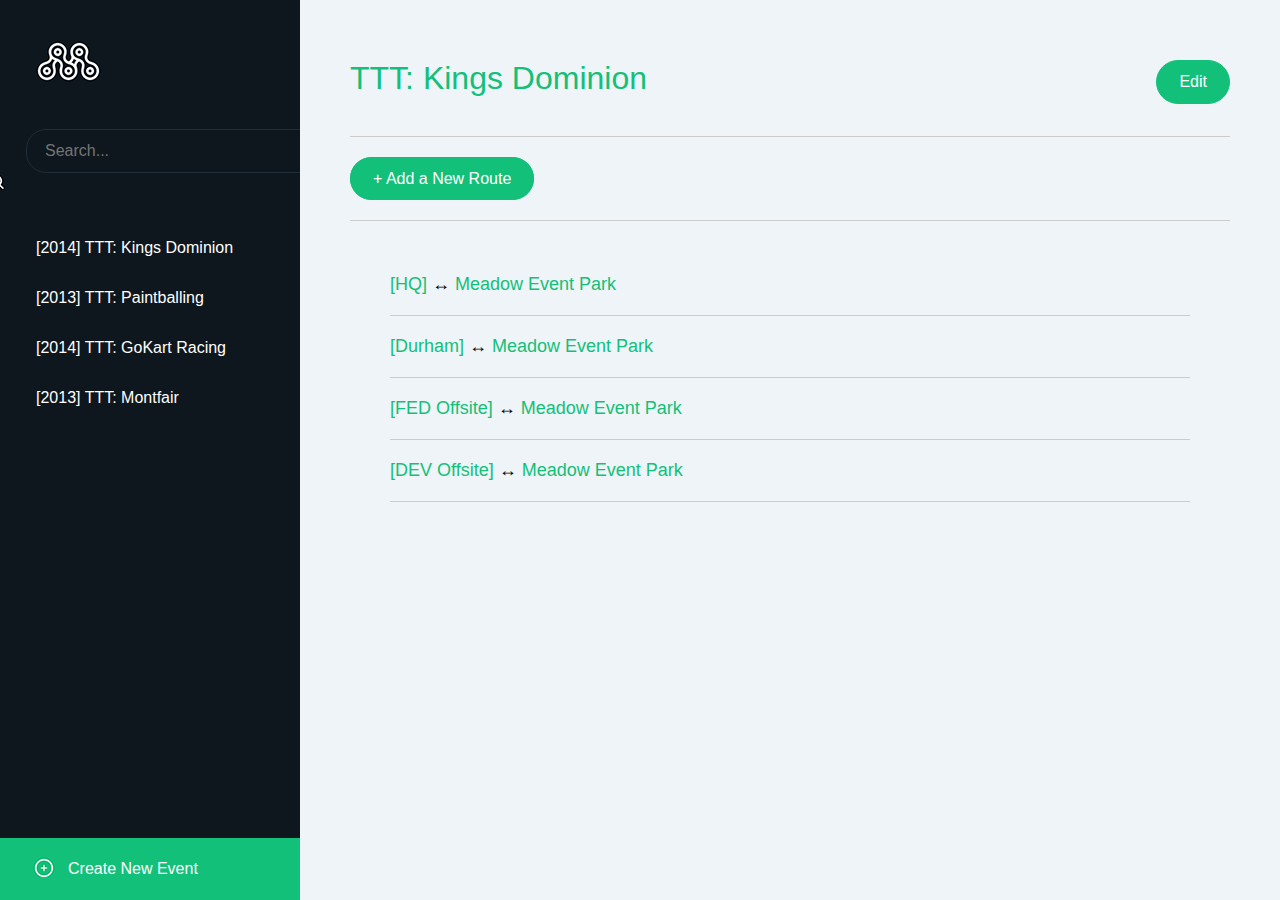
<file: index.html>
<!doctype html>
<html class="no-js" lang="">
  <head>
    <meta charset="utf-8">
    <meta http-equiv="X-UA-Compatible" content="IE=edge,chrome=1">
    <title></title>
    <meta name="description" content="">
    <meta name="viewport" content="width=device-width, initial-scale=1">
    <link rel="apple-touch-icon" href="apple-touch-icon.png">

    <link rel="stylesheet" href="css/normalize.min.css">
    <link rel="stylesheet" href="css/main.css">

    <script src="js/vendor/modernizr-2.8.3.min.js"></script>
  </head>
  <body>
    <!--[if lt IE 8]>
      <p class="browserupgrade">You are using an <strong>outdated</strong> browser. Please <a href="http://browsehappy.com/">upgrade your browser</a> to improve your experience.</p>
    <![endif]-->

    <div class="main">
      <div class="sidebar">
        <div class="logo-motorpool">
          <p class="logo-title visuallyhidden">Motorpool</p>
        </div>

        <form class="search-form">
          <input type="text" size=26 placeholder= "Search..."/>

          <button type="submit">
            <span class="visuallyhidden">Submit</span>
          </button>
        </form>

        <ul class="events">
          <li class="event">
            <a href="#TODO">[2014] TTT: Kings Dominion</a>
          </li>
          <li class="event">
            <a href="#TODO">[2013] TTT: Paintballing</a>
          </li>
          <li class="event">
            <a href="#TODO">[2014] TTT: GoKart Racing</a>
          </li>
          <li class="event">
            <a href="#TODO">[2013] TTT: Montfair</a>
          </li>
        </ul>

        <div class="sidebar-actions">
          <a href="#TODO" class="new-event">
            <span class="add-icon">Create New Event</span>
          </a>
        </div>
      </div>

      <div class="content">
        <div class="content-heading">
          <div class="heading-title">TTT: Kings Dominion</div>
          <a href="#TODO" class="btn btn-primary">Edit</a>
        </div>

        <hr>

        <a href="#TODO" class="btn btn-primary">+ Add a New Route</a>

        <hr>

        <ul class="routes">
          <li class="route">
            <a href="#TODO">[HQ] <span class="black">&harr;</span> Meadow Event Park</a>
          </li>
          <li class="route">
            <a href="#TODO">[Durham] <span class="black">&harr;</span> Meadow Event Park</a>
          </li>
          <li class="route">
            <a href="#TODO">[FED Offsite] <span class="black">&harr;</span> Meadow Event Park</a>
          </li>
          <li class="route">
            <a href="#TODO">[DEV Offsite] <span class="black">&harr;</span> Meadow Event Park</a>
          </li>
        </ul>
      </div>
    </div>

    <script src="//ajax.googleapis.com/ajax/libs/jquery/1.11.2/jquery.min.js"></script>
    <script>window.jQuery || document.write('<script src="js/vendor/jquery-1.11.2.min.js"><\/script>')</script>

    <script src="js/plugins.js"></script>
    <script src="js/main.js"></script>
  </body>
</html>
</file>
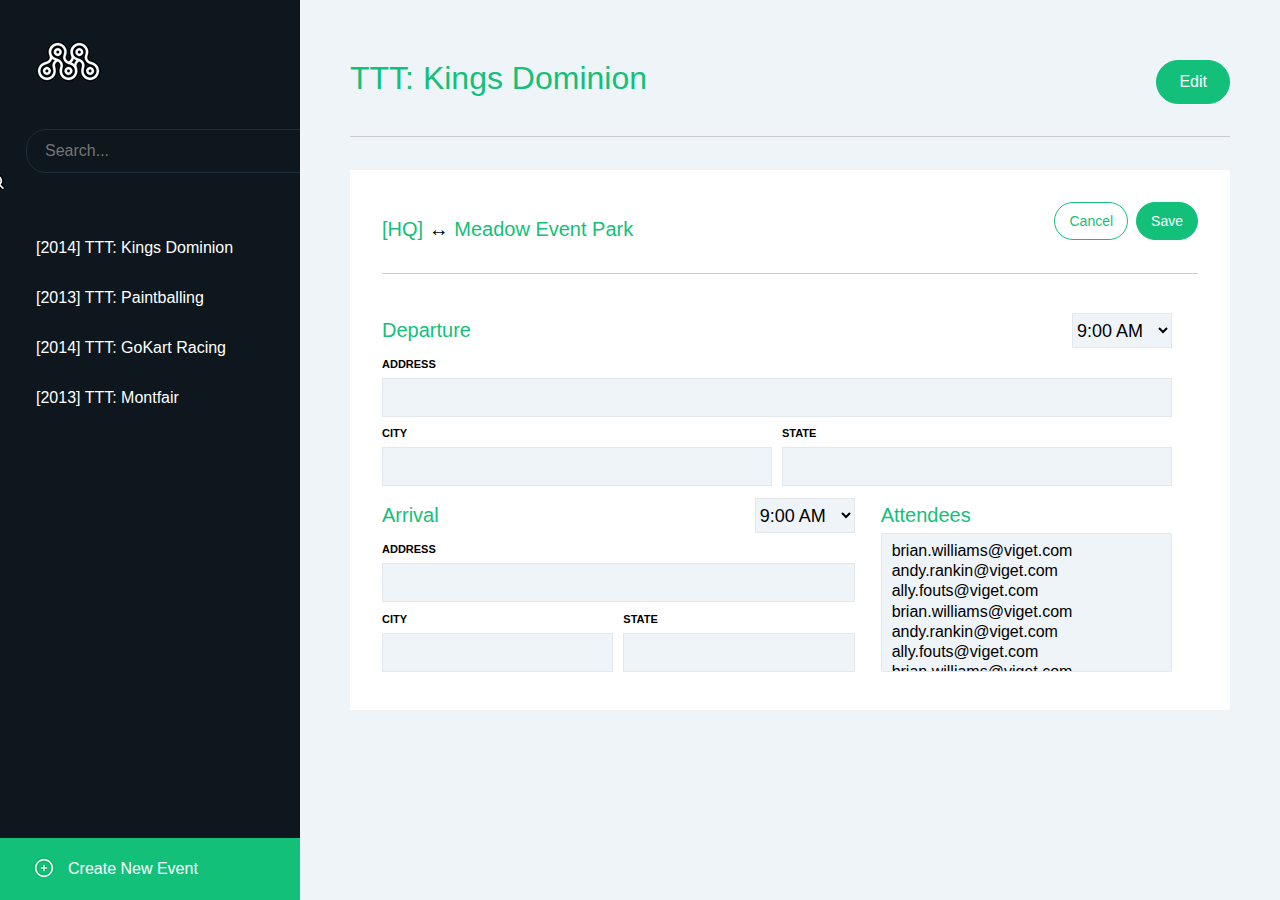
<file: comp2.html>
<!doctype html>
<html class="no-js" lang="">
  <head>
    <meta charset="utf-8">
    <meta http-equiv="X-UA-Compatible" content="IE=edge,chrome=1">
    <title></title>
    <meta name="description" content="">
    <meta name="viewport" content="width=device-width, initial-scale=1">
    <link rel="apple-touch-icon" href="apple-touch-icon.png">

    <link rel="stylesheet" href="css/normalize.min.css">
    <link rel="stylesheet" href="css/main.css">

    <script src="js/vendor/modernizr-2.8.3.min.js"></script>
  </head>
  <body>
    <!--[if lt IE 8]>
      <p class="browserupgrade">You are using an <strong>outdated</strong> browser. Please <a href="http://browsehappy.com/">upgrade your browser</a> to improve your experience.</p>
    <![endif]-->

    <div class="main">
      <div class="sidebar">
        <div class="logo-motorpool">
          <p class="logo-title visuallyhidden">Motorpool</p>
        </div>

        <form class="search-form">
          <input type="text" size=26 placeholder= "Search..."/>

          <button type="submit">
            <span class="visuallyhidden">Submit</span>
          </button>
        </form>

        <ul class="events">
          <li class="event">
            <a href="#TODO">[2014] TTT: Kings Dominion</a>
          </li>
          <li class="event">
            <a href="#TODO">[2013] TTT: Paintballing</a>
          </li>
          <li class="event">
            <a href="#TODO">[2014] TTT: GoKart Racing</a>
          </li>
          <li class="event">
            <a href="#TODO">[2013] TTT: Montfair</a>
          </li>
        </ul>

        <div class="sidebar-actions">
          <a href="#TODO" class="new-event">
            <span class="add-icon">Create New Event</span>
          </a>
        </div>
      </div>

      <div class="content">
        <div class="content-heading">
          <div class="heading-title">TTT: Kings Dominion</div>
          <a href="#TODO" class="btn btn-primary">Edit</a>
        </div>

        <hr>

        <form class="route-form">
          <div class="route-form-header">
            <div class="route-form-title">
              [HQ] <span class="black">&harr;</span> Meadow Event Park
            </div>

            <ul class="route-form-actions">
              <li class="route-form-action">
                <a href="#TODO" class="btn-link btn-small btn-secondary">Cancel</a>
              </li>
              <li class="route-form-action">
                <button type="submit" class="btn-small btn-primary">Save</button>
              </li>
            </ul>
          </div>

          <hr>

          <div class="route-form-fields">
            <fieldset>
              <div class="field-row">
                <label for="route_departure_time" class="label-primary">Departure</label>
                <select id="route_departure_time" class="time-picker">
                  <option>9:00 AM</option>
                  <option>10:00 AM</option>
                  <option>11:00 AM</option>
                  <option>12:00 PM</option>
                  <option>1:00 PM</option>
                  <option>2:00 PM</option>
                  <option>3:00 PM</option>
                  <option>4:00 PM</option>
                  <option>5:00 PM</option>
                </select>
              </div>

              <div class="field-column">
                <label for="route_departure_address">address</label>
                <input type="text" id="route_departure_address"/>
              </div>

              <div class="field-row">
                <div class="field-column">
                  <label for="route_departure_city">city</label>
                  <input type="text" id="route_departure_city" size="14"/>
                </div>

                <div class="field-column-right">
                  <label for="route_departure_state">state</label>
                  <input type="text" id="route_departure_state" size="14"/>
                </div>
              </div>
            </fieldset>

            <fieldset>
              <div class="field-row">
                <label for="route_arrival_time" class="label-primary">Arrival</label>
                <select id="route_arrival_time" class="time-picker">
                  <option>9:00 AM</option>
                  <option>10:00 AM</option>
                  <option>11:00 AM</option>
                  <option>12:00 PM</option>
                  <option>1:00 PM</option>
                  <option>2:00 PM</option>
                  <option>3:00 PM</option>
                  <option>4:00 PM</option>
                  <option>5:00 PM</option>
                </select>
              </div>

              <div class="field-column">
                <label for="route_arrival_address">address</label>
                <input type="text" id="route_arrival_address"/>
              </div>

              <div class="field-row">
                <div class="field-column">
                  <label for="route_arrival_city">city</label>
                  <input type="text" id="route_arrival_city" size="14"/>
                </div>

                <div class="field-column-right">
                  <label for="route_arrival_state">state</label>
                  <input type="text" id="route_arrival_state" size="14"/>
                </div>
              </div>
            </fieldset>

            <fieldset>
              <label for="route_attendees" class="label-primary">Attendees</label>
              <select id="route_attendees" multiple=true size="6">
                <option>brian.williams@viget.com</option>
                <option>andy.rankin@viget.com</option>
                <option>ally.fouts@viget.com</option>
                <option>brian.williams@viget.com</option>
                <option>andy.rankin@viget.com</option>
                <option>ally.fouts@viget.com</option>
                <option>brian.williams@viget.com</option>
                <option>andy.rankin@viget.com</option>
                <option>ally.fouts@viget.com</option>
                <option>brian.williams@viget.com</option>
                <option>andy.rankin@viget.com</option>
                <option>ally.fouts@viget.com</option>
              </select>
            </fieldset>
          </div>
        </form>
      </div>
    </div>

    <script src="//ajax.googleapis.com/ajax/libs/jquery/1.11.2/jquery.min.js"></script>
    <script>window.jQuery || document.write('<script src="js/vendor/jquery-1.11.2.min.js"><\/script>')</script>

    <script src="js/plugins.js"></script>
    <script src="js/main.js"></script>
  </body>
</html>
</file>
<file: css/main.css>
/* line 1, ../sass/_base.scss */
a {
  text-decoration: none; }

/* line 5, ../sass/_base.scss */
body {
  height: 100%;
  width: 100%; }

/* line 10, ../sass/_base.scss */
fieldset {
  border: 0;
  margin: 0;
  padding: 0; }

/* line 16, ../sass/_base.scss */
html {
  color: #222;
  font-size: 1em;
  height: 100%;
  line-height: 1.4; }

/* line 23, ../sass/_base.scss */
hr {
  border: 0;
  border-top: 1px solid #ccc;
  display: block;
  height: 1px;
  margin: 32px 0;
  padding: 0; }

/* line 32, ../sass/_base.scss */
textarea {
  resize: vertical; }

/* line 36, ../sass/_base.scss */
ul {
  list-style-type: none;
  padding: 0; }

/* line 41, ../sass/_base.scss */
audio, canvas, iframe, img, svg, video {
  vertical-align: middle; }

/* line 50, ../sass/_base.scss */
::-moz-selection {
  background: #b3d4fc;
  text-shadow: none; }

/* line 55, ../sass/_base.scss */
::selection {
  background: #b3d4fc;
  text-shadow: none; }

/* line 60, ../sass/_base.scss */
.browserupgrade {
  background: #ccc;
  color: #000;
  margin: 0.2em 0;
  padding: 0.2em 0; }

/* line 1, ../sass/_util.scss */
.black {
  color: #000; }

/* line 5, ../sass/_util.scss */
.clearfix:before, .clearfix:after {
  content: " ";
  display: table; }

/* line 11, ../sass/_util.scss */
.clearfix:after {
  clear: both; }

/* line 15, ../sass/_util.scss */
.clearfix {
  *zoom: 1; }

/* line 19, ../sass/_util.scss */
.hidden {
  display: none !important;
  visibility: hidden; }

/* line 24, ../sass/_util.scss */
.invisible {
  visibility: hidden; }

/* line 28, ../sass/_util.scss */
.visuallyhidden {
  border: 0;
  clip: rect(0 0 0 0);
  height: 1px;
  margin: -1px;
  overflow: hidden;
  padding: 0;
  position: absolute;
  width: 1px; }

/* line 39, ../sass/_util.scss */
.visuallyhidden.focusable:active, .visuallyhidden.focusable:focus {
  clip: auto;
  height: auto;
  margin: 0;
  overflow: visible;
  position: static;
  width: auto; }

/* line 1, ../sass/_buttons.scss */
.btn {
  border-radius: 22px;
  padding: 12px 22px; }

/* line 6, ../sass/_buttons.scss */
.btn-small {
  border-radius: 20px;
  font-size: 14px;
  padding: 10px 14px; }

/* line 12, ../sass/_buttons.scss */
.btn-primary {
  background: #13c079;
  border: 1px solid #13c079;
  color: #fff; }

/* line 18, ../sass/_buttons.scss */
.btn-secondary {
  background: #fff;
  border: 1px solid #13c079;
  color: #13c079; }

/* line 1, ../sass/_sidebar.scss */
.add-icon {
  background: url("../img/add-icon.png") no-repeat;
  padding-left: 36px;
  padding-top: 3px; }

/* line 7, ../sass/_sidebar.scss */
.events {
  flex-grow: 1; }

/* line 13, ../sass/_sidebar.scss */
.event :hover {
  background: #272f34; }
/* line 17, ../sass/_sidebar.scss */
.event a {
  color: #fff;
  display: block;
  padding: 16px 12px 16px 36px;
  width: 100%; }

/* line 25, ../sass/_sidebar.scss */
.logo-motorpool {
  background: url("../img/logo.png") no-repeat;
  margin: 40px 0px 46px 35px;
  min-width: 67px;
  min-height: 43px; }

/* line 32, ../sass/_sidebar.scss */
.new-event {
  background: #13c079;
  color: #fff;
  display: block;
  height: 100%;
  padding: 22px 32px;
  width: 100%; }

/* line 41, ../sass/_sidebar.scss */
.search-form {
  padding-left: 26px;
  margin-bottom: 14px; }
/* line 45, ../sass/_sidebar.scss */
.search-form input {
  background: #0e171d;
  border: 1px solid #1e2e3a;
  border-radius: 20px;
  color: #fff;
  outline: none;
  padding: 12px 18px;
  transition: background 0.2s ease-in-out; }
/* line 54, ../sass/_sidebar.scss */
.search-form input :focus {
  background: #0c1218; }
/* line 59, ../sass/_sidebar.scss */
.search-form button {
  background: url("../img/search-icon.png") no-repeat;
  border: none;
  height: 17px;
  position: relative;
  right: 38px;
  width: 17px; }

/* line 70, ../sass/_sidebar.scss */
.sidebar {
  background: #0e171d;
  color: #fff;
  display: flex;
  flex-direction: column;
  float: left;
  height: 100%;
  min-width: 300px;
  width: 300px; }

/* line 81, ../sass/_sidebar.scss */
.sidebar-actions {
  align-self: flex-end;
  width: 100%; }

/* line 1, ../sass/_content.scss */
.content {
  background: #eef4f8;
  color: #13c079;
  flex-grow: 1;
  padding: 60px 50px; }

/* line 8, ../sass/_content.scss */
.content-heading {
  display: flex;
  flex-direction: row; }

/* line 13, ../sass/_content.scss */
.heading-title {
  flex-grow: 1;
  font-size: 32px; }

/* line 21, ../sass/_content.scss */
.route {
  font-size: 18px;
  padding: 0 40px; }
/* line 25, ../sass/_content.scss */
.route:hover {
  background: #e2e8eb; }
/* line 29, ../sass/_content.scss */
.route a {
  display: block;
  color: #13c079;
  padding: 20px 0;
  width: 100%;
  border-bottom: 1px solid #ccc; }

/* line 38, ../sass/_content.scss */
.route-form {
  background: #fff;
  padding: 32px; }

/* line 43, ../sass/_content.scss */
.route-form-header {
  display: flex;
  flex-direction: row; }

/* line 48, ../sass/_content.scss */
.route-form-title {
  flex-grow: 1;
  font-size: 20px;
  padding-top: 16px; }

/* line 54, ../sass/_content.scss */
.route-form-actions {
  display: flex;
  flex-direction: row;
  margin: 0; }
/* line 59, ../sass/_content.scss */
.route-form-actions a {
  display: block; }

/* line 64, ../sass/_content.scss */
.route-form-action {
  padding-left: 8px; }

/* line 68, ../sass/_content.scss */
.route-form-fields {
  display: flex;
  flex-direction: row;
  flex-wrap: wrap; }
/* line 73, ../sass/_content.scss */
.route-form-fields fieldset {
  display: flex;
  flex-direction: column;
  flex-grow: 1;
  padding: 6px 26px 6px 0; }
/* line 80, ../sass/_content.scss */
.route-form-fields .field-row {
  display: flex;
  flex-direction: row; }
/* line 85, ../sass/_content.scss */
.route-form-fields .field-column {
  display: flex;
  flex-direction: column;
  flex-grow: 1; }
/* line 91, ../sass/_content.scss */
.route-form-fields .field-column-right {
  display: flex;
  flex-direction: column;
  flex-grow: 1;
  margin-left: 10px; }
/* line 98, ../sass/_content.scss */
.route-form-fields .label-primary {
  color: #13c079;
  flex-grow: 1;
  font-size: 20px;
  font-variant: normal;
  font-weight: normal; }
/* line 106, ../sass/_content.scss */
.route-form-fields .time-picker {
  color: #000;
  background: #eef4f8;
  border: 1px solid #e2e8eb;
  border-radius: 0;
  font-size: 18px; }
/* line 114, ../sass/_content.scss */
.route-form-fields label {
  color: #000;
  font-variant: small-caps;
  font-weight: bold;
  padding: 6px 0; }
/* line 121, ../sass/_content.scss */
.route-form-fields input {
  border: 1px solid #e2e8eb;
  background: #eef4f8;
  color: #000;
  font-size: 18px;
  padding: 8px;
  transition: background 0.2s ease-in-out; }
/* line 129, ../sass/_content.scss */
.route-form-fields input:focus {
  background: #fff;
  border: 1px solid #13c079;
  outline: none; }
/* line 137, ../sass/_content.scss */
.route-form-fields select[multiple=true] {
  border: 1px solid #e2e8eb;
  background: #eef4f8;
  color: #000;
  padding: 8px;
  width: 100%; }

/* line 11, ../sass/main.scss */
.main {
  display: flex;
  font: normal 16px sans-serif;
  height: 100%;
  overflow: hidden;
  width: 100%; }
</file>
